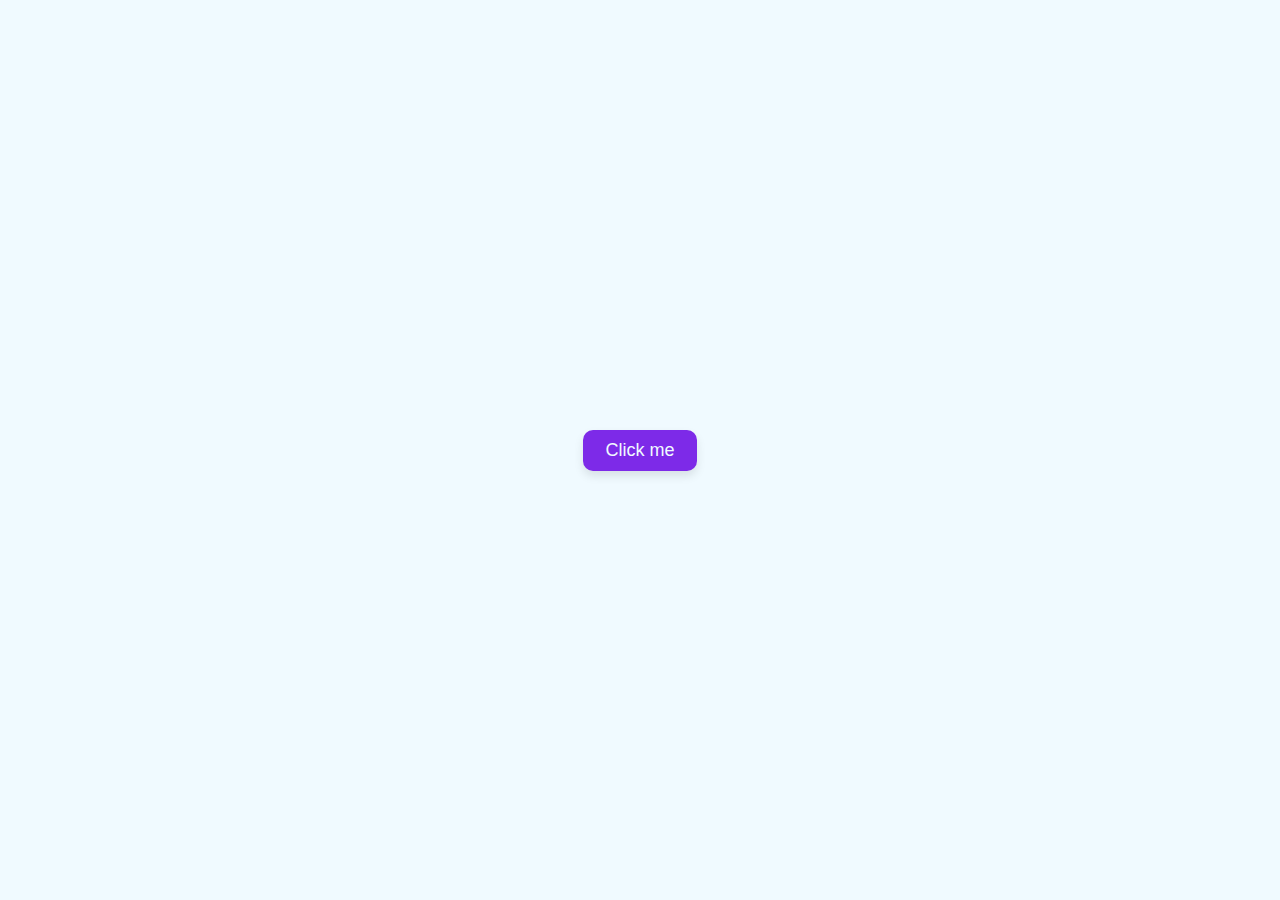
<file: Button/index.html>
<!DOCTYPE html>
<html lang="en">
<head>
    <meta charset="UTF-8"/>
    <meta http-equiv="X-UA-Compatible" content="IE=edge"/>
    <meta name="viewport" content="width=device-width, initial-scale=1.0"/>
    <title>Button click aniamtion</title>
    <link rel="stylesheet" href="style.css">
</head>
<body>
    <button class="button">Click me</button>
    <script>
        const button = document.querySelector(".button");

        button.addEventListener("click", (e) => {
            e.preventDefault();
            button.classList.add("animate");

            setTimeout(() => {
                button.classList.remove("animate");
            }, 600)
        });
    </script>
</body>
</html>
</file>
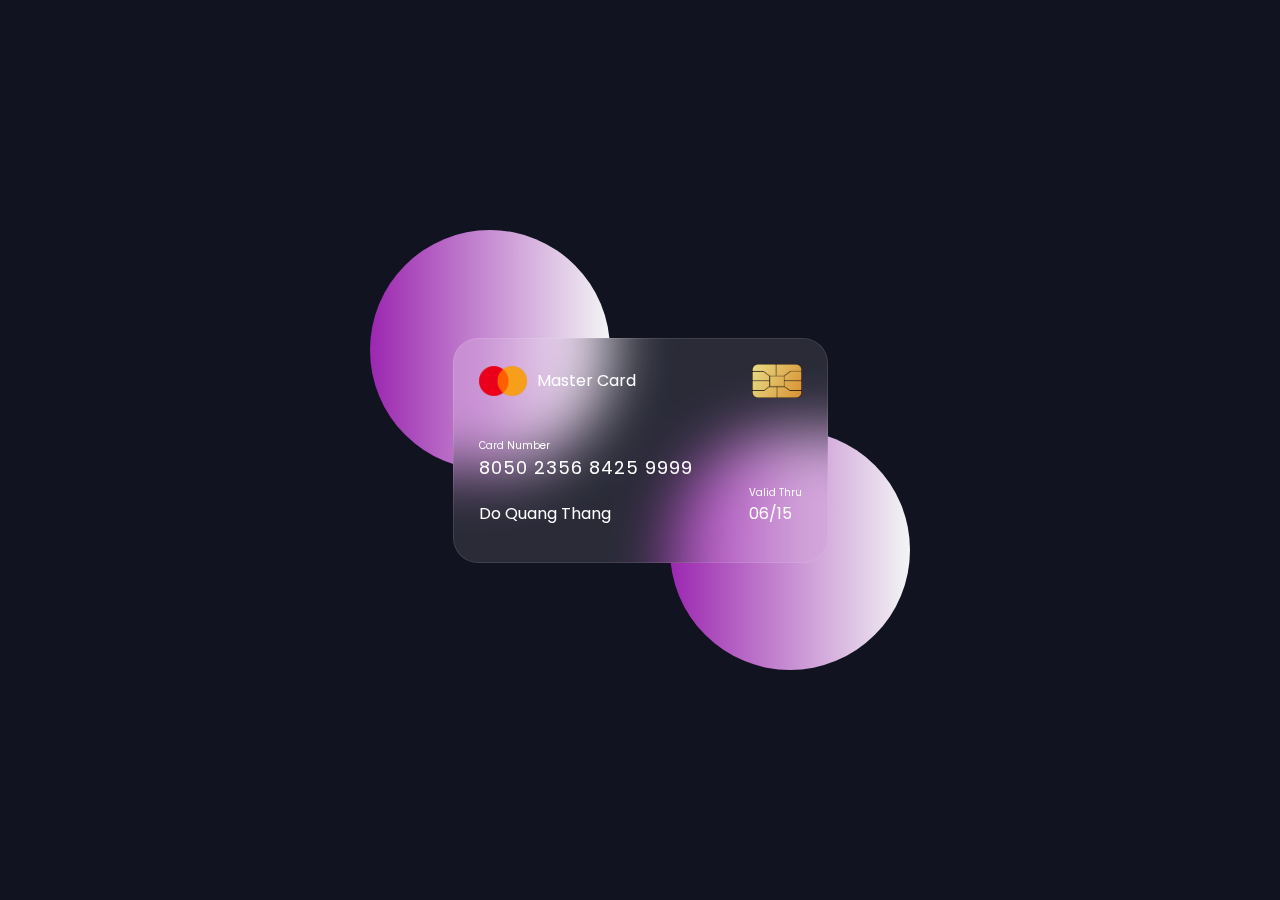
<file: Card UI/index.html>
<!DOCTYPE html>
<html lang="en">
<head>
    <meta charset="UTF-8"/>
    <meta http-equiv="X-UA-Compatible" content="IE=edge"/>
    <meta name="viewport" content="width=device-width, initial-scale=1.0"/>
    <title>Flipping Card UI Design</title>
    <link rel="stylesheet" href="style.css">
</head>
<body>
    <section>
        <div class="container">
            <div class="card front-face">
                <header>
                    <span class="logo">
                        <img src="Image\logo.png" alt="">
                        <h5>Master Card</h5>
                    </span>
                    <img src="Image/chip.png" alt="" class="chip">
                </header>
                <div class="card-details">
                    <div class="nam-number">
                        <h6>Card Number</h6>
                        <h5 class="number">8050 2356 8425 9999</h5>
                        <h5 class="name">Do Quang Thang</h5>
                    </div>
                    <div class="valid-date">
                        <h6>Valid Thru</h6>
                        <h5>06/15</h5>
                    </div>
                </div>
            </div>
            <div class="card back-face">
                <h6>
                    For customer sevice all +012 3564 7789 or email at 
                    mastercard@gmail.com
                </h6>
                <span class="magnetic-strip"></span>
                <div class="signature"><i>005</i></div>
                <h5>
                    Lorem ipsum dolor sit amet consectetur adipisicing elit. 
                    Et aut, assumenda velit cumque doloribus perferendis quidem quae, 
                    quasi culpa suscipit corrupti, nobis omnis consequatur libero harum. 
                    Autem vel suscipit quam.
                </h5>
            </div>
        </div>
    </section>
</body>
</html>
</file>
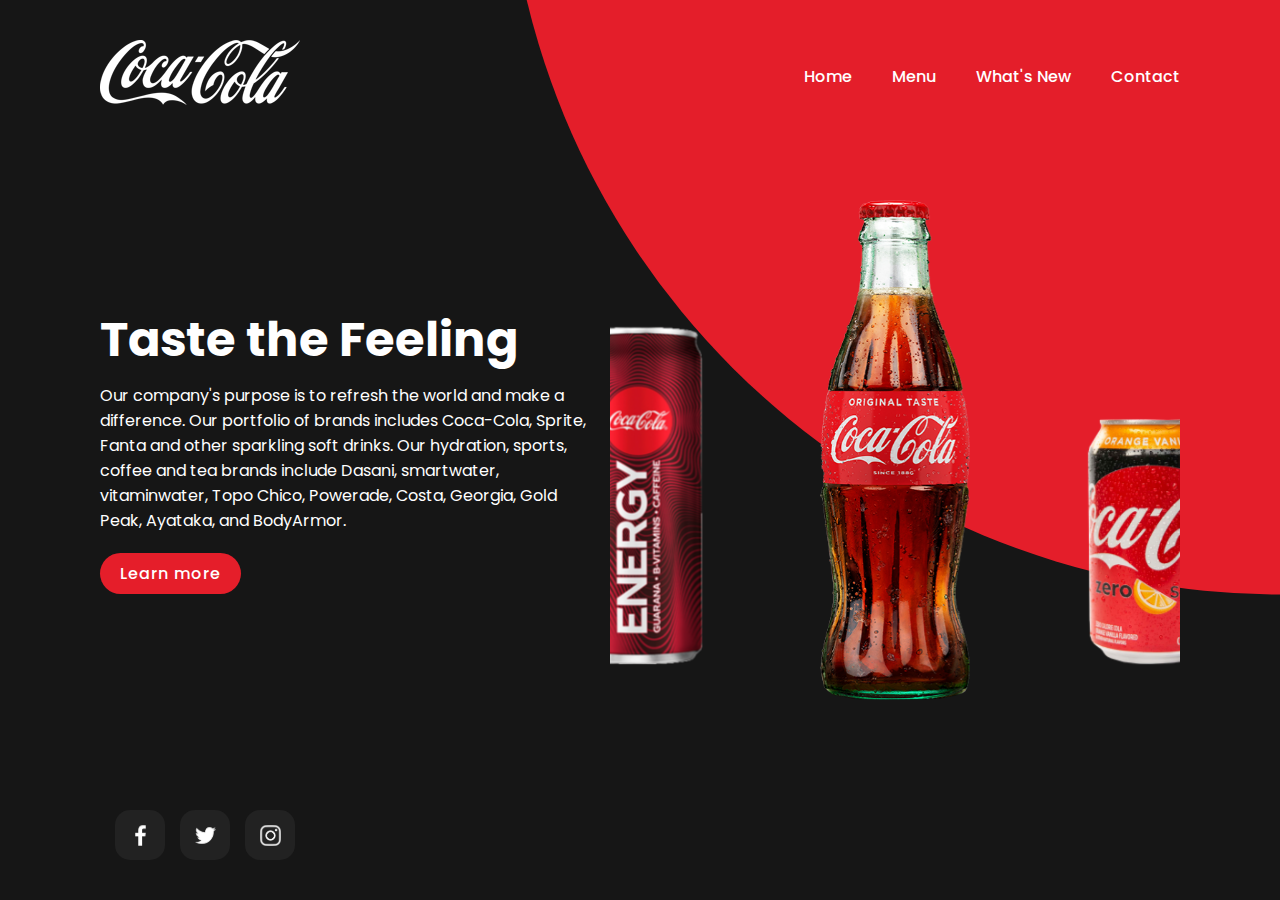
<file: Coca cola/index.html>
<!DOCTYPE html>
<html lang="en">
<head>
    <meta charset="UTF-8"/>
    <title>CocaCola Effect</title>
    <link rel="stylesheet" href="https://cdn.jsdelivr.net/npm/swiper@9/swiper-bundle.min.css"/>

    <link rel="stylesheet" href="style.css">
</head>
<body>
    <section>
        <div class="circle"></div>
        <header>
            <a href="#"><img src="logo.png" class="logo"></a> 
            <ul class="navigation">
                <li><a href="#">Home</a></li>
                <li><a href="#">Menu</a></li>
                <li><a href="#">What's New</a></li>
                <li><a href="#">Contact</a></li>
            </ul>
        </header>      
        <div class="content">
            <div class="textBox">
                <h2>Taste the Feeling</h2>
                <p>
                    Our company's purpose is to refresh the world and make a difference. 
                    Our portfolio of brands includes Coca-Cola, Sprite, 
                    Fanta and other sparkling soft drinks. Our hydration, sports, 
                    coffee and tea brands include Dasani, smartwater, vitaminwater, 
                    Topo Chico, Powerade, Costa, Georgia, Gold Peak, Ayataka, and 
                    BodyArmor. 
                </p>
                <a href="#">Learn more</a>
            </div>
            <div class="imgBox">
                <div class="swiper swiper-container">
                    <div class="swiper-wrapper">
                      <div class="swiper-slide"><img src="cocacola1.png"></div>
                      <div class="swiper-slide"><img src="cocacola2.png"></div>
                      <div class="swiper-slide"><img src="cocacola3.png"></div>
                      <div class="swiper-slide"><img src="cocacola4.png"></div>
                      <div class="swiper-slide"><img src="cocacola5.png"></div>
                      <div class="swiper-slide"><img src="cocacola6.png"></div>       
                    </div>                   
                </div>
            </div> 
        </div>                                
        <ul class="sci">
            <li><a href="#"><img src="facebook.png" alt=""></a></li>
            <li><a href="#"><img src="twitter.png" alt=""></a></li>
            <li><a href="#"><img src="instagram.png" alt=""></a></li>
        </ul>     
    </section>  
    <script src="https://cdn.jsdelivr.net/npm/swiper@9/swiper-bundle.min.js"></script>
    <script>
        var swiper = new Swiper(".swiper-container", {
          effect: "coverflow",
          grabCursor: true,
          centeredSlides: true,
          slidesPerView: "auto",
          coverflowEffect: {
            rotate: 0,
            stretch: 0,
            depth: 200,
            modifier: 1,
            slideShadows: false,
          },
          pagination: {
            el: ".swiper-pagination",
          },
          loop : true
        });
    </script>
</body>
</html>
</file>
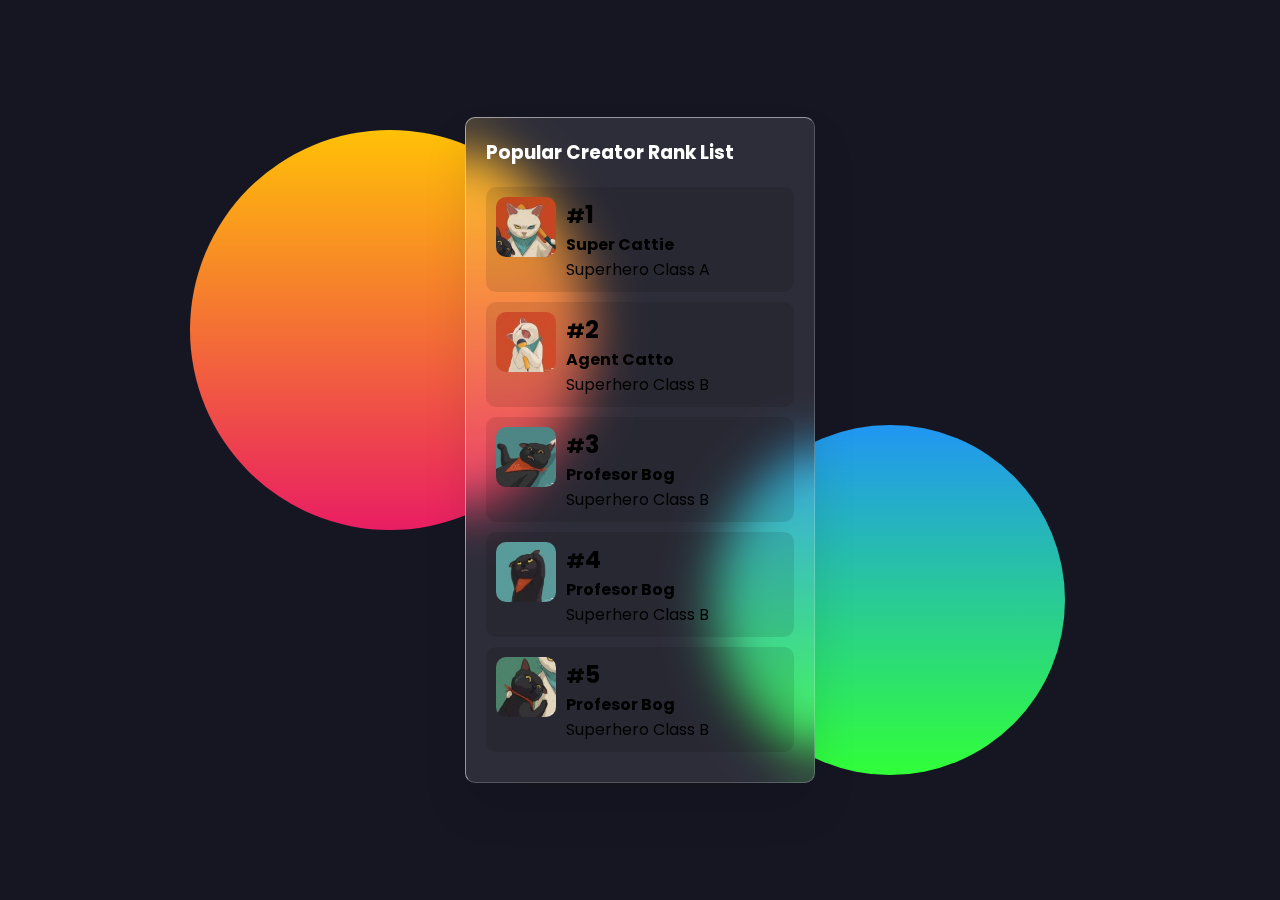
<file: Glassmorphism/index.html>
<!DOCTYPE html>
<html lang="en">
<head>
    <meta charset="UTF-8"/>
    <meta http-equiv="X-UA-Compatible" content="IE=edge"/>
    <meta name="viewport" content="width=device-width, initial-scale=1.0"/>
    <title>Glassmorphism</title>
    <link rel="stylesheet" href="style.css">
</head>
<body>
    <section>
        <div class="box">
            <h3>Popular Creator Rank List</h3>
            <div class="list">
                <div class="imgBx">
                    <img src="img2.jpg" alt="">
                </div>
                <div class="content">
                    <h2 class="rank"><small>#</small>1</h2>
                    <h4>Super Cattie</h4>
                    <p>Superhero Class A</p>
                </div>
            </div>   
            <div class="list">
                <div class="imgBx">
                    <img src="img1.jpg" alt="">
                </div>
                <div class="content">
                    <h2 class="rank"><small>#</small>2</h2>
                    <h4>Agent Catto</h4>
                    <p>Superhero Class B</p>
                </div>
            </div>    
            <div class="list">
                <div class="imgBx">
                    <img src="img3.jpg" alt="">
                </div>
                <div class="content">
                    <h2 class="rank"><small>#</small>3</h2>
                    <h4>Profesor Bog</h4>
                    <p>Superhero Class B</p>
                </div>
            </div> 
            <div class="list">
                <div class="imgBx">
                    <img src="img4.jpg" alt="">
                </div>
                <div class="content">
                    <h2 class="rank"><small>#</small>4</h2>
                    <h4>Profesor Bog</h4>
                    <p>Superhero Class B</p>
                </div>
            </div> 
            <div class="list">
                <div class="imgBx">
                    <img src="img5.jpg" alt="">
                </div>
                <div class="content">
                    <h2 class="rank"><small>#</small>5</h2>
                    <h4>Profesor Bog</h4>
                    <p>Superhero Class B</p>
                </div>
            </div> 
        </div>
    </section>
</body>
</html>
</file>
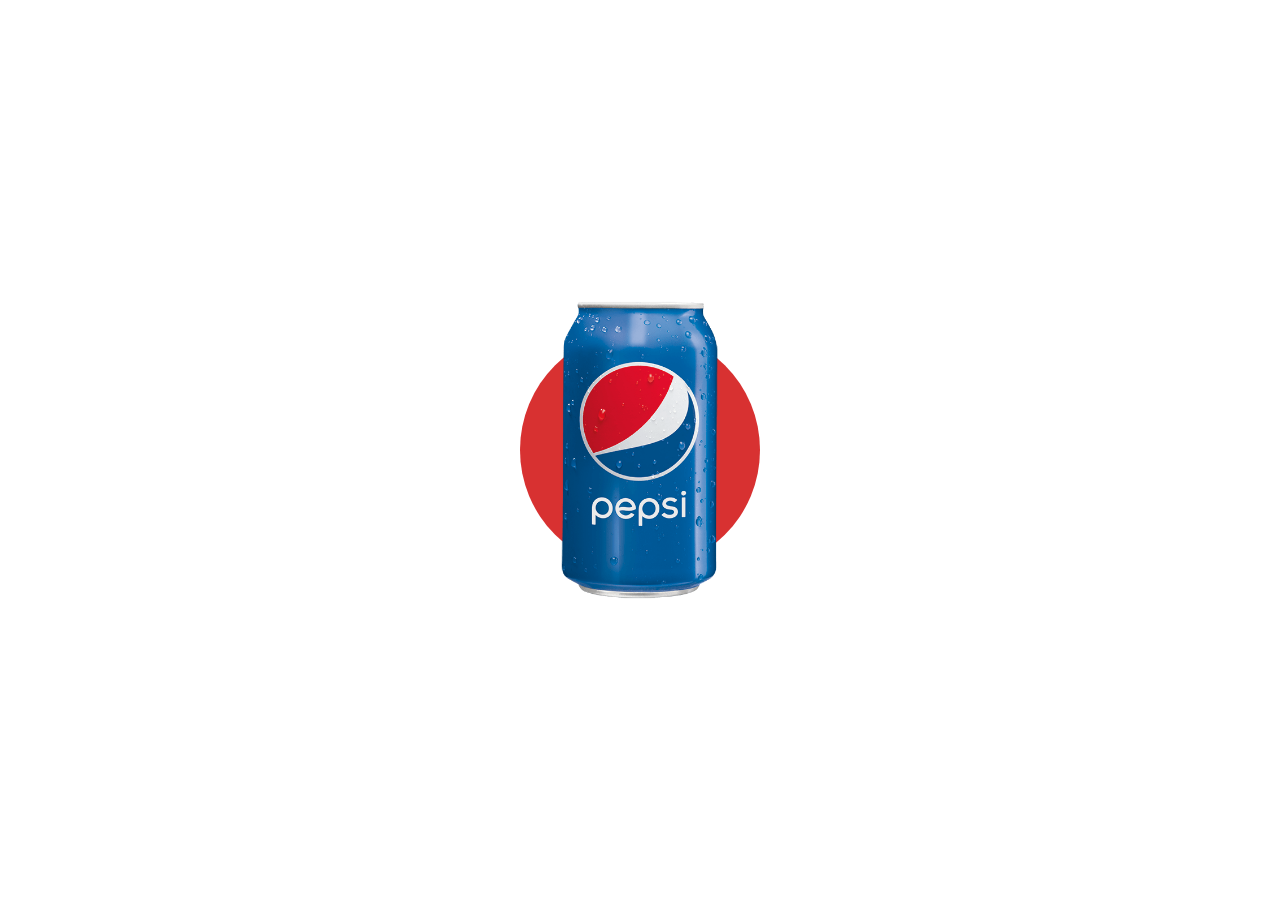
<file: Pepsi Card/index.html>
<!DOCTYPE html>
<html lang="en">
<head>
    <meta charset="UTF-8"/>
    <meta http-equiv="X-UA-Compatible" content="IE=edge"/>
    <meta name="viewport" content="width=device-width, initial-scale=1.0"/>
    <title>Pepsi Card Effect</title>
    <link rel="stylesheet" href="style.css">
</head>
<body>
    <div class="card">
        <div class="circle"></div>
        <div class="content">
            <H2>Pepsi Cola</H2>
            <p>Lorem ipsum dolor sit amet consectetur adipisicing elit. 
                Deleniti fugiat laborum laboriosam non eos asperiores repellat tempora 
                repellendus blanditiis magnam similique.</p>
            <a href="#">Buy now!!</a>
        </div>
        
        <img src="Pepsi.png" alt="" class="pepsi">
    </div>
</body>
</html>
</file>
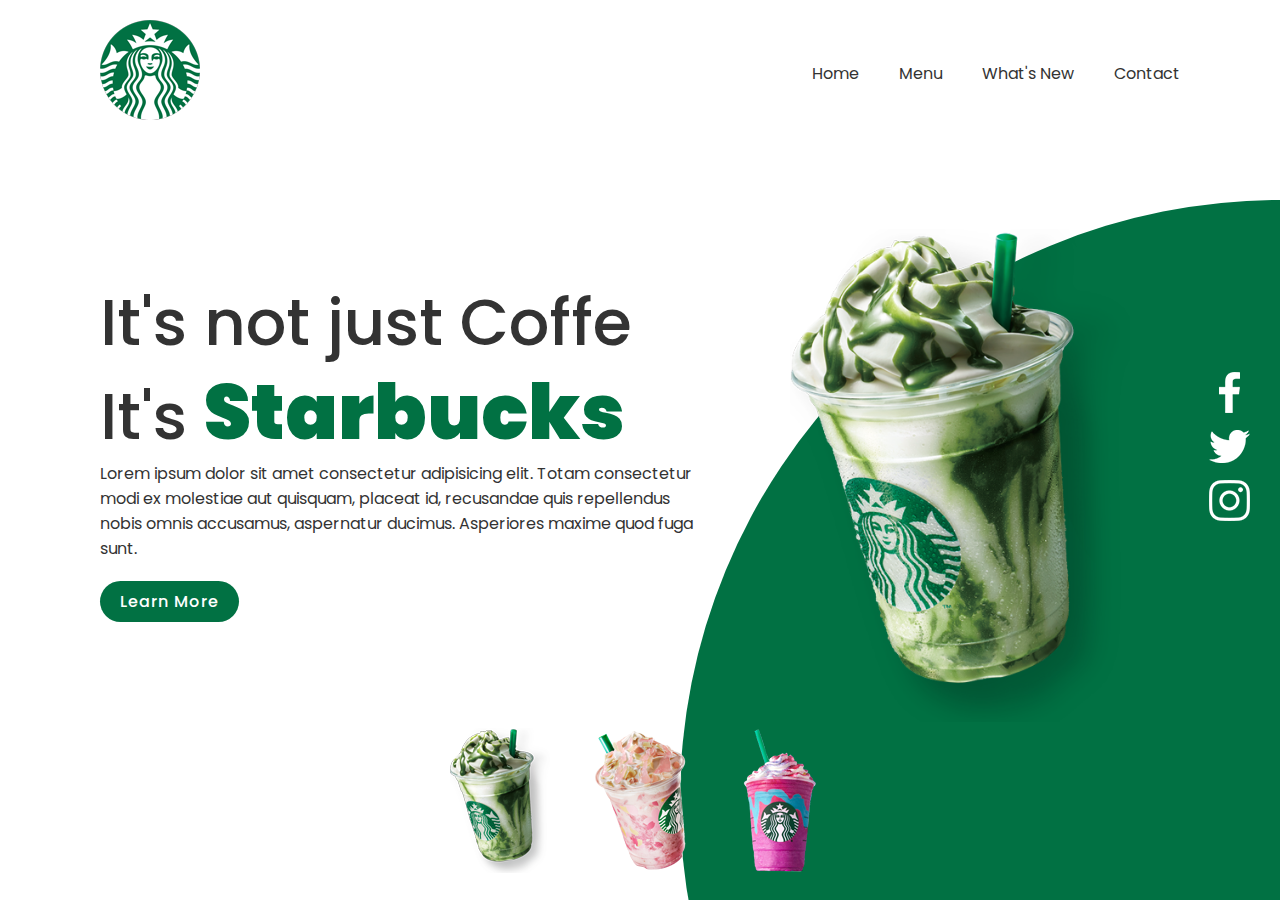
<file: Starbucks/index.html>
<!DOCTYPE html>
<html lang="en">
<head>
    <meta charset="UTF-8"/>
    <title>Starbucks Landing Page</title>
    <link rel="stylesheet" href="style.css">
</head>
<body>
    <section>
        <div class="circle"></div>
        <header>
            <a href="#" class="logo"><img src="logo.png" alt=""></a>
            <ul>
                <li><a href="#">Home</a></li>
                <li><a href="#">Menu</a></li>
                <li><a href="#">What's New</a></li>
                <li><a href="#">Contact</a></li>
            </ul>
        </header>
        <div class="content">
            <div class="textBox">
                <h2>It's not just Coffe<br>It's <span>Starbucks</span></h2>
                <p>Lorem ipsum dolor sit amet consectetur adipisicing elit. 
                    Totam consectetur modi ex molestiae aut quisquam, placeat id, 
                    recusandae quis repellendus nobis omnis accusamus, aspernatur ducimus. 
                    Asperiores maxime quod fuga sunt.
                </p>
                <a href="#">Learn More</a>
            </div>
            <div class="imgBox">
                <img src="img1.png" class="starbucks">
            </div>
        </div>
        <ul class="thumb">
            <li><img src="thumb1.png" onclick="imgSlider('img1.png'); changeCircleColor('#017143')"></li>
            <li><img src="thumb2.png" onclick="imgSlider('img2.png'); changeCircleColor('#eb7495')"></li>
            <li><img src="thumb3.png" onclick="imgSlider('img3.png'); changeCircleColor('#d752b1')"></li>
        </ul>
        <ul class="sci">
            <li><a href="#"><img src="facebook.png"></a></li>
            <li><a href="#"><img src="twitter.png"></a></li>
            <li><a href="#"><img src="instagram.png"></a></li>
        </ul>
    </section>

    <script type="text/javascript">
        function imgSlider(anything) {
            document.querySelector('.starbucks').src = anything;
        }
        function changeCircleColor(color){
            const circle = document.querySelector('.circle');
            circle.style.background = color;
        }
    </script>

</body>
</html>
</file>
<file: Button/style.css>
@import url(https://www.facebook.com/);
*{
    margin: 0;
    padding: 0;
    box-sizing: border-box;
    font-family: "Poppins", sans-serif;
}
body {
    height: 100vh;
    display: flex;
    align-items: center;
    justify-content: center;
    background-color: #f0faff;
}
.button {
    position: relative;
    padding: 10px 22px;
    background: #7d2ae8;
    border-radius: 10px;
    color: #f0faff;
    border :none;
    font-size: 18px;
    font-weight: 400;
    cursor: pointer;
    box-shadow: 0 5px 10px rgba(0, 0, 0, 0.1);
}
.button:active{
    transform: scale(0.96);
}

.button::before,
.button::after{
    content: "";
    position: absolute;
    left: 50%;
    transform: translate(-50%);
    height: 100%;
    width: 150%;
    z-index: -1;
    background-repeat: no-repeat;
}

.button.animate::before{
    top: -70%;
    background-image: radial-gradient(circle, #7d2ae8 20%, transparent 20%),
        radial-gradient(circle, transparent 20%, #7d2ae8 20%, transparent 30%),
        radial-gradient(circle, #7d2ae8 20%, transparent 20%),
        radial-gradient(circle, transparent 10%, #7d2ae8 15%, transparent 20%),
        radial-gradient(circle, #7d2ae8 20%, transparent 20%),
        radial-gradient(circle, #7d2ae8 20%, transparent 20%),
        radial-gradient(circle, #7d2ae8 20%, transparent 20%),
        radial-gradient(circle, #7d2ae8 20%, transparent 20%);
    background-size: 10% 10%, 20% 20%, 15% 15%, 20% 20%, 18% 18%, 10% 10%, 15% 15%, 18% 18%;
    background-position: 5% 90%, 10% 90%, 10% 90%, 15% 90%, 25% 90%, 25% 90%, 40% 90%, 55% 90%, 70% 90%;
    animation: topBubble 0.6s ease-in-out infinite;
}
@keyframes topBubble{
    50% {
        background-position: 0% 80%, 0% 20%, 10% 40%, 20% 0%, 30% 30%, 22% 50%, 50% 50%, 65% 20%, 90% 30%;
    }
    100% {
        background-position: 0% 70%, 0% 10%, 10% 30%, 20% -10%, 30% 20%, 22% 40%, 50% 40%, 65% 10%, 90% 20%;
        background-size: 0% 0%, 0% 0%, 0% 0%, 0% 0%, 0% 0%, 0% 0% ;
    }
}
.button.animate::after{
    bottom: -70% ;    
     background-image: radial-gradient(circle, #7d2ae8 20%, transparent 20%),
     radial-gradient(circle, transparent 10%, #7d2ae8 15%, transparent 20%),
     radial-gradient(circle, #7d2ae8 20%, transparent 20%),
     radial-gradient(circle, #7d2ae8 20%, transparent 20%),
     radial-gradient(circle, #7d2ae8 20%, transparent 20%),
     radial-gradient(circle, #7d2ae8 20%, transparent 20%);
     /* radial-gradient(circle, #767479 20%, transparent 20%); */
     background-size: 15% 15%, 20% 20%, 18% 18%, 20% 20%, 15% 15%, 20% 20%, 18% 18%;
     background-position: 10% 0%, 30% 10%, 55% 0%, 70% 0%, 85% 0%, 70% 0%, 70% 0%;
     animation: bottomBubble 0.6s ease-in-out infinite;
}
@keyframes bottomBubble {
    50% {
        background-position: 0% 80%, 20% 80%, 45% 60%, 60% 100%, 75% 70%, 95% 60%, 105% 20%;
    }
    100%{
        background-position: 0% 90%, 20% 90%, 45% 70%, 60% 110%, 75% 80%, 95% 70%;
        background-size: 0% 0%, 0% 0%, 0% 0%, 0% 0%, 0% 0%, 0% 0%;
    }
}
</file>
<file: Card UI/style.css>
@import url("https://fonts.googleapis.com/css2?family=Poppins:wght@300;400;500;600&display=swap");

*{
    margin: 0;
    padding: 0;
    box-sizing: border-box;
    font-family: "Poppins", sans-serif;
}

section{
    position: relative;
    min-height: 100vh;
    width: 100%;
    background: #121321;
    display: flex;
    align-items: center;
    justify-content: center;
    color: #fff;
    perspective: 1000px;
}
section::before{
    content: "";
    position: absolute;
    height: 240px;
    width: 240px;
    border-radius: 50%;
    transform: translate(-150px, -100px);
    background: linear-gradient(90deg, #9c27b0, #f3f5f5);
}
section::after{
    content: "";
    position: absolute;
    height: 240px;
    width: 240px;
    border-radius: 50%;
    transform: translate(150px, 100px);
    background: linear-gradient(90deg, #9c27b0, #f3f5f5);
}
.container{
    position: relative;
    height: 225px;
    width: 375px;
    z-index: 100;
    transition: 0.6s;
    transform-style: preserve-3d;
}
.container:hover{
    transform: rotateY(180deg);
}
.container .card{
    position: absolute;
    height: 100%;
    width: 100%;
    padding: 25px;
    border-radius: 25px;
    backdrop-filter: blur(30px);
    background: rgba(255, 255, 255, 0.1);
    /* box-shadow: 0 25px 45px rgba(0, 255, 0, 0.25); */
    border: 1px solid rgba(255, 255, 255, 0.1);
    backface-visibility: hidden;
}
.front-face header,
.front-face .logo{
    display: flex;
    align-items: center;
}
.front-face header{
    justify-content: space-between;
}
.front-face .logo img{
    width: 48px;
    margin-right: 10px;
}
h5{
    font-size: 16px;
    font-weight: 400;
}
.front-face .chip{
    width: 50px;
}
.front-face .card-details{
    display: flex;
    margin-top: 40px;
    align-items: flex-end;
    justify-content: space-between;
}
h6{
    font-size: 10px;
    font-weight: 400;
}
h5.number{
    font-size: 18px;
    letter-spacing: 1px;
}
h5.name{
    margin-top: 20px;
}
.card.back-face{
    border: none;
    padding: 15px 25px 25px 25px;
    transform: rotateY(180deg);
}
.card.back-face h6{
    font-size: 8px;
}
.card.back-face .magnetic-strip{
position: absolute;
top: 40px;
left: 0;
height: 45px;
width: 100%;
background-color: #000;
}
.card.back-face .signature{
    display: flex;
    justify-content: flex-end;
    align-items: center;
    margin-top: 80px;
    height: 40px;
    width: 85%;
    border-radius: 6px;
    background: repeating-linear-gradient(#fff, #fff 3px, #efefef 0px, #efefef 9px);
}
.signature i{
    color: #000;
    font-size: 12px;
    padding-right: 4px 6px;
    border-radius: 4px;
    background-color: #fff;
    margin-right: -21px;
    z-index: -1;
}
.card.back-face h5{
    font-size: 8px;
    margin-top: 15px;
}
</file>
<file: Coca cola/style.css>
@import url("https://fonts.googleapis.com/css2?family=Poppins:wght@300;400;500;600;700;800;900&display=swap");

*
{
    margin: 0;
    padding: 0;
    box-sizing: border-box;
    font-family: 'Poppins', sans-serif;
}
section
{
    position: relative;
    width: 100%;
    min-height: 100vh;
    padding: 100px;
    display: flex;
    justify-content: space-between;
    align-items: center;
    background: #161616;
}
section .circle
{
    position: absolute;
    top: 0;
    left: 0;
    width: 100%;
    height: 100%;
    background: #e41e2a;
    clip-path: circle(70% at right -20%);
}
header
{
    position: absolute;
    top: 0;
    left: 0;
    width: 100%;
    padding: 40px 100px;
    display: flex;
    justify-content: space-between;
    align-items: center;
}
header .logo
{
    position: relative;
    max-height: 150px;
}
header .navigation
{
    position: relative;
    display: flex;
}
header .navigation li
{
    list-style: none;
}
header .navigation li a
{
    display: inline-block;
    color: #fff;
    font-weight: 500;
    text-decoration: none;
    margin-left: 40px;
    
}
.navigation li:hover a
{
    filter: invert(1);
}
.content
{
    position: relative;
    width: 100%;
    display: flex;
    justify-content: space-between;
    align-items: center;
}
.content .textBox
{
    position: relative;
    max-width: 600px;
    margin-right: 20px;
    
}
.content .textBox h2
{
    color: #fff;
    font-size: 3em;
    margin-bottom: 10px;
    line-height: 1.4em;
    font-weight: 700;
}
.content .textBox p
{
    color: #fff;
}
.content .textBox a
{
    display: inline-block;
    color: #fff;
    margin-top: 20px;
    padding: 8px 20px;
    background: #e51e2a;
    border-radius: 40px;
    font-weight: 500;
    letter-spacing: 1px;
    text-decoration: none;
}
.sci
{
    position: absolute;
    bottom: 40px;
    left: 100px;
    display: flex;
    justify-content: center;
    align-items: center;
}
.sci li
{
    list-style-type: none;
}
.sci li a
{
    display: inline-block;
    margin-left: 15px;
    background-color: #222;
    width: 50px;
    height: 50px;
    display: flex;
    justify-content: center;
    align-items: center;
    border-radius: 30%;
    transition: 0.2s ease-in-out;
}
.sci li a:hover
{
    background: #e5132a;
    transform: translateY(-10px);
}
.sci li a img
{
    filter: invert(1);
    transform: scale(0.5);
}

/********slide-wiper******/

.swiper-container
{
    width: 100%;
    padding-top: 50px;
    padding-bottom: 50px;
}
.swiper-slide 
{
    background-position: center;
    background-size: cover;
    width: 300px;
    height: 500px;
    display: flex;
    justify-content: center;
}

.content .imgBox 
{
    width: 570px;
    display: flex;   
    justify-content: flex-end;
}

.content .imgBox img
{
    max-width: 150px;
    justify-content: flex-end;
}
.swiper-slide img
{
    position: absolute;
    bottom: 0;
    max-height: 100%;
    justify-content: flex-end;
}
</file>
<file: Glassmorphism/style.css>
@import url("https://fonts.googleapis.com/css2?family=Poppins:wght@300;400;500;600;700;800;900&display=swap");
*
{
    margin: 0;
    padding: 0;
    box-sizing: border-box;
    font-family: "Poppins", sans-serif;
}
section
{
    position: relative;
    background: #161623;
    min-height: 100vh;
    overflow: hidden;
    display: flex;
    justify-content: center;
    align-items: center;
}
section::before
{
    content: '';
    position: absolute;
    width: 400px;
    height: 400px;
    background: linear-gradient(#ffc107, #e91e63);
    border-radius: 50%;
    transform: translate(-250px, -120px);
}
section::after
{
    content: '';
    position: absolute;
    width: 350px;
    height: 350px;
    background: linear-gradient(#2196f3, #31ff38);
    border-radius: 50%;
    transform: translate(250px, 150px);
}
.box
{
    position: relative;
    min-width: 350px;
    min-height: 400px;
    background: rgba(255, 255, 255, 0.1);
    box-shadow: 0 25px 45px rgba(0, 0, 0, 0.1);
    border: 1px solid rgba(255, 255, 255, 0.5);
    border-right: 1px solid rgba(255, 255, 255, 0.2);
    border-bottom: 1px solid rgba(255, 255, 255, 0.2);
    border-radius: 10px;
    z-index: 10;
    padding: 20px;
    backdrop-filter: blur(25px);
}
.box h3
{
    color: #fff;
    margin-bottom: 20px;
}
.box .list
{
    position: relative;
    display: flex;
    padding: 10px;
    background: rgba(0, 0, 0, 0.1);
    border-radius: 10px;
    margin: 10px 0;
    cursor: pointer;
    transition: 0.5s;
}
.box .list:hover
{
    background: #fff;
    box-shadow: -15px 30px 50px rgba(0, 0, 0, 0.5);
    transform: scale(1.15) translate(30px) translateY(-15px);
    z-index: 1000;
}
.box .list .imgBx
{
    position: relative;
    width: 60px;
    height: 60px;
    border-radius: 10px;
    overflow: hidden;
    margin-right: 10px;
}
.box .list .imgBx img
{
    position: absolute;
    top: 0;
    left: 0;
    width: 100%;
    height: 100%;
    object-fit: cover;
}
.box .list .content
{
    display: flex;
    flex-direction: column;
    justify-content: center;
}
</file>
<file: Pepsi Card/style.css>
@import url("https://fonts.googleapis.com/css2?family=Poppins:wght@300;400;500;600;700;800;900&display=swap");

*{
    margin: 0;
    padding: 0;
    box-sizing: border-box;
    font-family: "Poppins", sans-serif;
}
body{
    display: flex;
    justify-content: center;
    align-items: center;
    min-height: 100vh;
}
.card{
    position: relative;
    width: 600px;
    height: 350px;
    /* background: #ccc; */
    border-radius: 20px;
    display: flex;
    align-items: center;
    border-radius: 20px;
    transition: 0.5s;
}
.card .circle{
    position: absolute;
    top: 0;
    left: 0;
    width: 100%;
    height: 100%;
    border-radius: 20px;
    overflow: hidden;
}
.card .circle::before{
    content: "";
    position: absolute;
    top: 0;
    left: 0;
    width: 100%;
    height: 100%;
    background-color: #d83131;
    clip-path: circle(120px at center);
    transition: 0.5s;
}
.card:hover .circle:before{
    clip-path: circle(400px at center);
    background-color: #0065c3;

}
.card .pepsi{
    position: absolute;
    top: 50%;
    left: 50%;
    transform: translate(-50%, -50%);
    height: 300px;
    transition: 0.5s;
}

.card:hover .pepsi{
    /* top: 75%; */
    left: 72%;
    height: 500px;
}
.card .content{
    position: relative;
    width: 50%;
    left: 20%;
    padding: 20px 20px 20px 40px;
    transition: 0.5s;
    opacity: 0;
    visibility: hidden;
}
.card:hover .content{
    left: 0;
    right: 70%;
    opacity: 1;
    visibility: visible;
}
.card .content h2{
    color: #fff;
    text-transform: uppercase;
    font-size: 2em;
    line-height: 1em;
    margin-bottom: 5px;
}
.card .content p{
    color: #fff;
}
.card .content a{
    position: relative;
    color: #fff;
    padding: 10px 20px;
    border-radius: 10px;
    background: #fff;
    color: #111;
    margin-top: 10px;
    display: inline-block;
    text-decoration: none;
    font-weight: 700;
}

@media (max-width: 991px){
    .card{
        width: auto;
        max-width: 350px;
        align-items: flex-start;
        margin: 10px;
    }
    .card:hover{
        height: 600px;
    }
    .card .content{
        width: 100%;
        left: 0;
        padding: 50px;
    }
    .card .pepsi{
        top: 80%;
        left: 50%;
        height: 300px;
    }
}
@media (max-width: 420px){
    .card .content{       
        padding: 10px;
    }
}
</file>
<file: Starbucks/style.css>
@import url("https://fonts.googleapis.com/css2?family=Poppins:wght@300;400;500;600;700;800;900&display=swap");

*{
    margin: 0;
    padding: 0;
    box-sizing: border-box;
    font-family: "Poppins", sans-serif;
}
section
{
    position: relative;
    width: 100%;
    min-height: 100vh;
    padding: 100px;
    display: flex;
    justify-content: space-between;
    align-items: center;
    background: #fff;
}
header
{
    position: absolute;
    top: 0;
    left: 0;
    width: 100%;
    padding: 20px 100px;
    display: flex;
    justify-content: space-between;
    align-items: center;
}
header .logo
{
    position: relative;
    max-width: 80px;
}
header ul
{
    position: relative;
    display: flex;
}
header ul li
{
    list-style: none;
}
header ul li a
{
    display: inline-block;
    color: #333;
    font-weight: 400;
    margin-left: 40px;
    text-decoration: none;
}
.content
{
    position: relative;
    width: 100%;
    display: flex;
    justify-content: space-between;
    align-items: center;
}
.content .textBox
{
    position: relative;
    max-width: 600px;
}
.content .textBox h2
{
    color: #333;
    font-size: 4em;
    line-height: 1.4em;
    font-weight: 500;
}
.content .textBox h2 span
{
    color: #017143;
    font-size: 1.2em;
    font-weight: 900;
}
.content .textBox p
{
    color: #333;
}
.content .textBox a
{
    display: inline-block;
    margin-top: 20px;
    padding: 8px 20px;
    background: #017143;
    color: #fff;
    border-radius: 40px;
    font-weight: 500;
    letter-spacing: 1px;
    text-decoration: none;
}
.content .imgBox
{
    width: 600px;
    display: flex;
    justify-content: flex-end;
    padding-right: 50px;
    margin-top: 50px;
}
.content .imgBox img
{
    max-width: 340px;
}
.thumb
{
    position: absolute;
    left: 50%;
    bottom: 20px;
    transform: translateX(-50%);
    display: flex;
}
.thumb li
{
    list-style: none;
    display: inline-block;
    margin: 0 20px;
    cursor: pointer;
    transition: 0.5s;
}
.thumb li:hover
{
    transform: translateY(-15px);
}
.thump li img
{
    max-width: 60px;
}    
.sci
{
    position: absolute;
    top: 50%;
    right: 30px;
    transform: translateY(-50%);
    display: flex;
    justify-content: center;
    align-items: center;
    flex-direction: column;
}
.sci li
{
    list-style: none;
}
.sci li a{
    display: inline-block;
    margin: 5px 0;
    transform: scale(0.6s);
    filter: invert(1);
}
.circle
{
    position: absolute;
    top: 0;
    left: 0;
    width: 100%;
    height: 100%;
    background: #017143;
    clip-path: circle(600px at right 800px);
}
</file>
